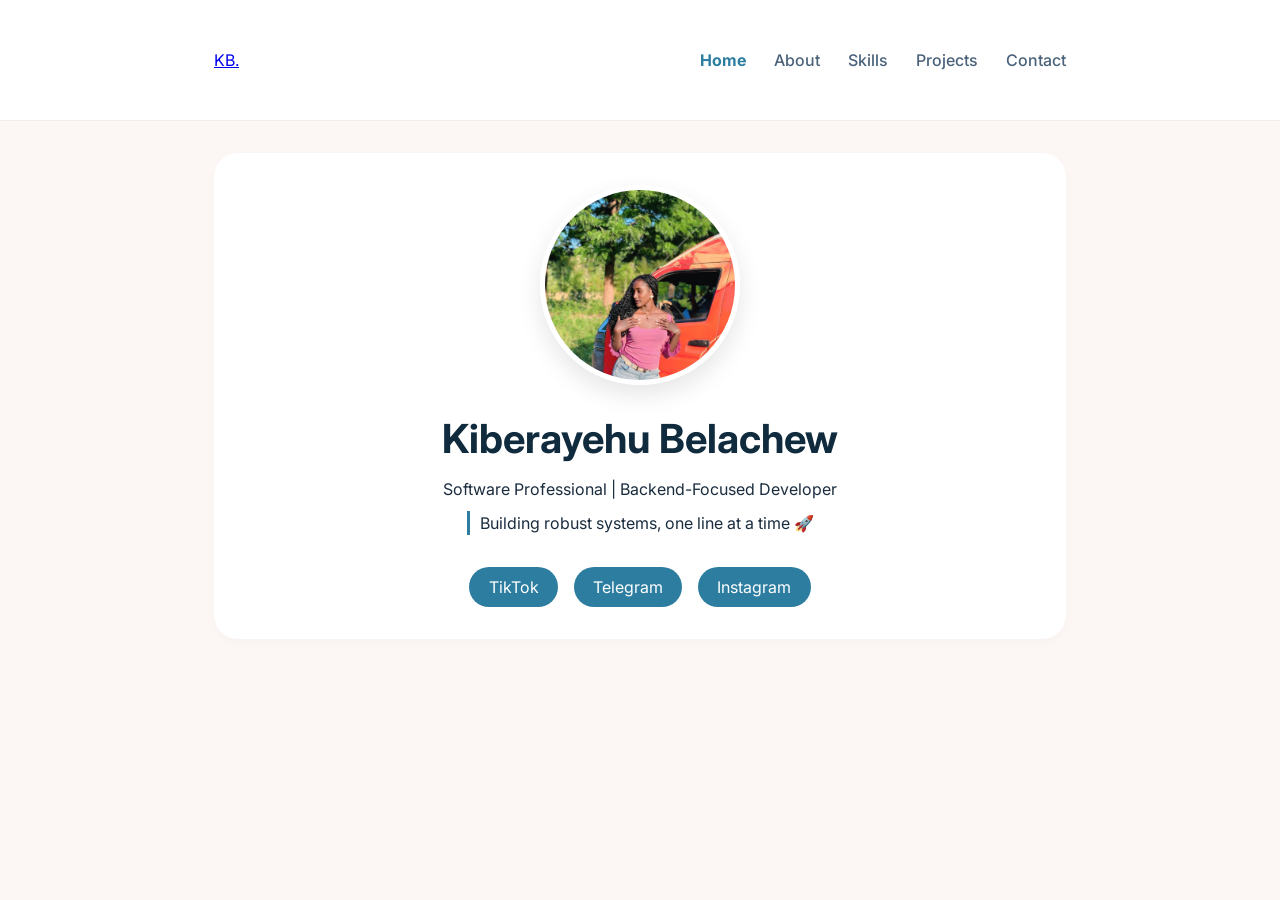
<file: index.html>
<!DOCTYPE html>
<html lang="en">
<head>
  <meta charset="UTF-8">
  <meta name="viewport" content="width=device-width, initial-scale=1.0">
  <title>Kiberayehu Belachew | Home</title>
  <link rel="stylesheet" href="style.css">
  <link href="https://fonts.googleapis.com/css2?family=Inter:wght@400;600;700&display=swap" rel="stylesheet">
</head>
<body>
  <nav>
    <div class="container nav-container">
      <a href="index.html" class="logo">KB.</a>
      <div class="nav-links">
        <a href="index.html" class="active">Home</a>
        <a href="about.html">About</a>
        <a href="skills.html">Skills</a>
        <a href="projects.html">Projects</a>
        <a href="contact.html">Contact</a>
      </div>
    </div>
  </nav>

  <main class="container">
    <section class="card hero-section">
      <div class="hero">
        <div class="hero-image">
          <img src="k/photo.jpg" alt="Kiberayehu Belachew" width="200" height="200" loading="lazy" decoding="async">
        </div>
        <div class="hero-info">
          <h1>Kiberayehu Belachew</h1>
          <div class="hero-titles">Software Professional | Backend-Focused Developer</div>
          <p class="hero-tagline">Building robust systems, one line at a time 🚀</p>
        </div>
        <div class="social-links">
          <a href="https://tiktok.com/@black_dimond2" target="_blank" class="social-btn">TikTok</a>
          <a href="https://t.me/mayadas6" target="_blank" class="social-btn">Telegram</a>
          <a href="https://instagram.com/kiberayehu" target="_blank" class="social-btn">Instagram</a>
        </div>
      </div>
    </section>
  </main>

  <script src="script.js"></script>
</body>
</html>
</file>
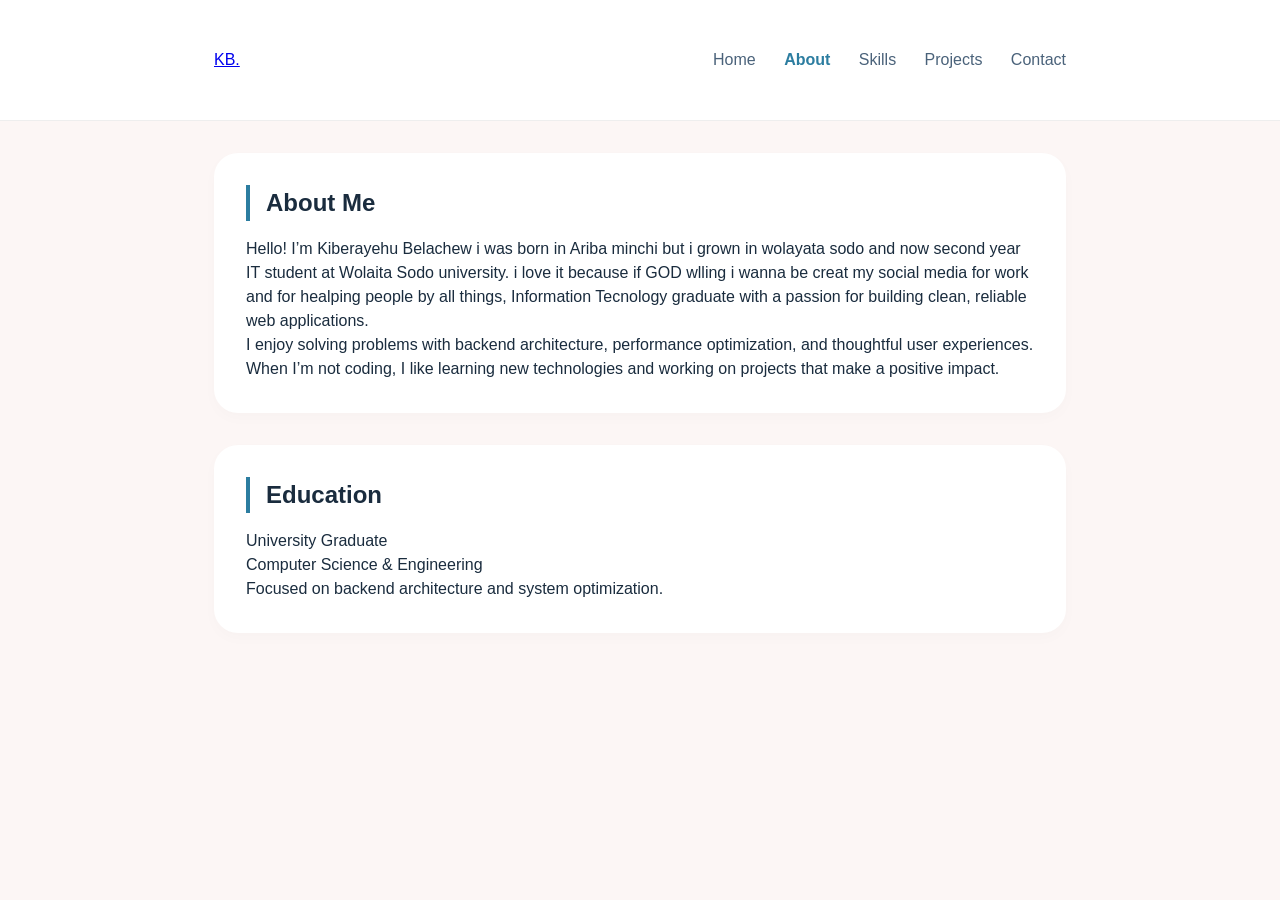
<file: about.html>
<!DOCTYPE html>
<html lang="en">
<head>
  <meta charset="UTF-8">
  <title>About Me | Kiberayehu Belachew</title>
  <link rel="stylesheet" href="style.css">
</head>
<body>
  <nav>
    <div class="container nav-container">
      <a href="index.html" class="logo">KB.</a>
      <div class="nav-links">
        <a href="index.html">Home</a>
        <a href="about.html" class="active">About</a>
        <a href="skills.html">Skills</a>
        <a href="projects.html">Projects</a>
        <a href="contact.html">Contact</a>
      </div>
    </div>
  </nav>

  <main class="container">
    <div class="card">
      <h2 class="card-title">About Me</h2>
      <p>Hello! I’m Kiberayehu Belachew i was born in Ariba minchi but i grown in wolayata sodo and now second year IT student at  Wolaita Sodo university. i love it because if GOD wlling i wanna be creat my social media for work and for healping people by all things, Information Tecnology graduate with a passion for building clean, reliable web applications.</p>
      <p>I enjoy solving problems with backend architecture, performance optimization, and thoughtful user experiences.</p>
      <p>When I’m not coding, I like learning new technologies and working on projects that make a positive impact.</p>
    </div>

    <div class="card">
      <h2 class="card-title">Education</h2>
      <div class="edu-header">University Graduate</div>
      <p class="edu-meta">Computer Science & Engineering</p>
      <p>Focused on backend architecture and system optimization.</p>
    </div>
  </main>
  <script src="script.js"></script>
</body>
</html>
</file>
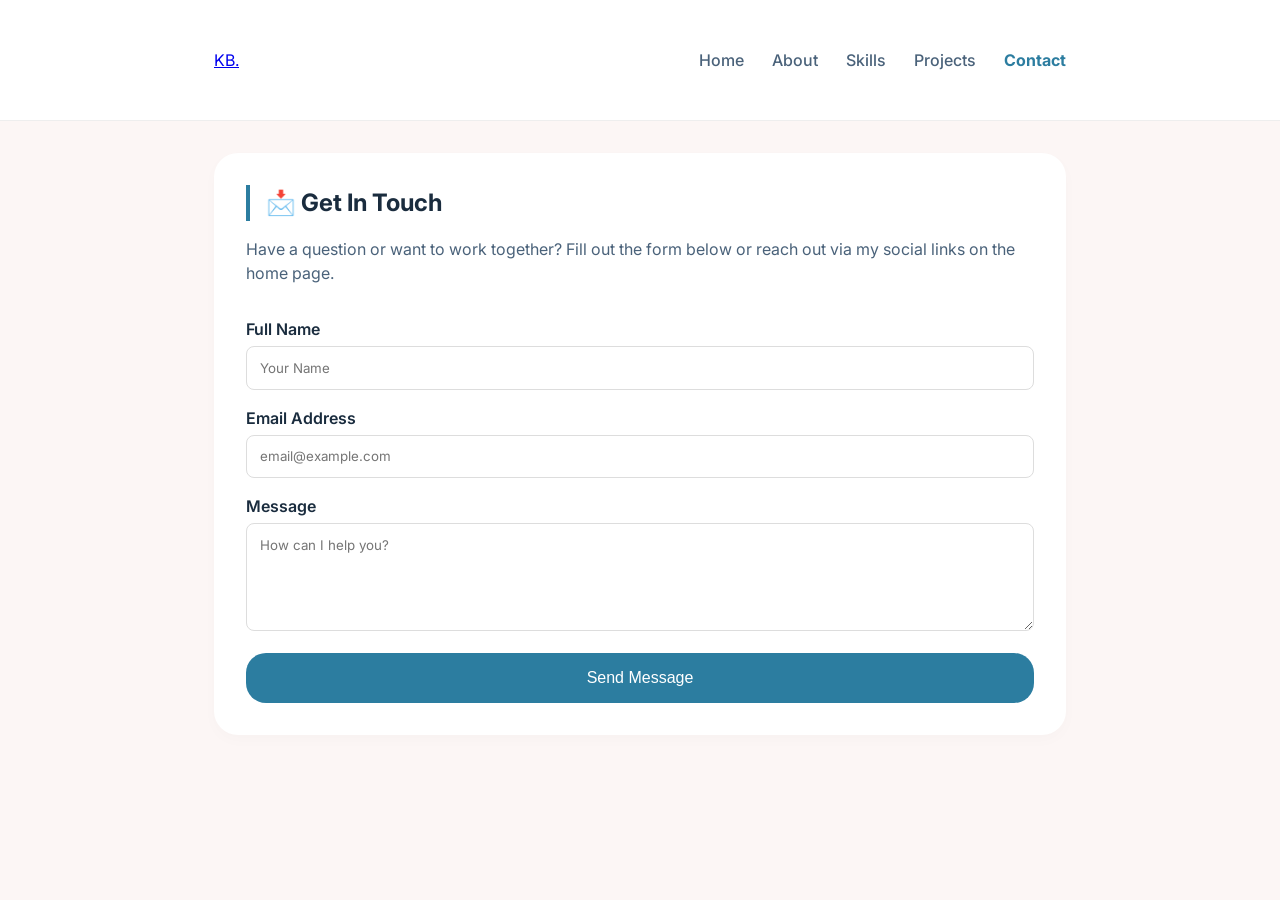
<file: contact.html>
<!DOCTYPE html>
<html lang="en">
<head>
  <meta charset="UTF-8">
  <meta name="viewport" content="width=device-width, initial-scale=1.0">
  <title>Contact | Kiberayehu Belachew</title>
  <link rel="stylesheet" href="style.css">
  <link href="https://fonts.googleapis.com/css2?family=Inter:wght@400;600;700&display=swap" rel="stylesheet">
</head>
<body>
  <nav>
    <div class="container nav-container">
      <a href="index.html" class="logo">KB.</a>
      <div class="nav-links">
        <a href="index.html">Home</a>
        <a href="about.html">About</a>
        <a href="skills.html">Skills</a>
        <a href="projects.html">Projects</a>
        <a href="contact.html" class="active">Contact</a>
      </div>
    </div>
  </nav>

  <main class="container">
    <div class="card">
      <h2 class="card-title">📩 Get In Touch</h2>
      <p style="margin-bottom: 2rem; color: #4a627a;">Have a question or want to work together? Fill out the form below or reach out via my social links on the home page.</p>
      
      <form id="contact-form" style="display: flex; flex-direction: column; gap: 1rem;">
        <div>
          <label style="display: block; margin-bottom: 5px; font-weight: 600;">Full Name</label>
          <input type="text" placeholder="Your Name" required style="width: 100%; padding: 0.8rem; border: 1px solid #ddd; border-radius: 8px; font-family: inherit;">
        </div>
        
        <div>
          <label style="display: block; margin-bottom: 5px; font-weight: 600;">Email Address</label>
          <input type="email" placeholder="email@example.com" required style="width: 100%; padding: 0.8rem; border: 1px solid #ddd; border-radius: 8px; font-family: inherit;">
        </div>

        <div>
          <label style="display: block; margin-bottom: 5px; font-weight: 600;">Message</label>
          <textarea rows="5" placeholder="How can I help you?" required style="width: 100%; padding: 0.8rem; border: 1px solid #ddd; border-radius: 8px; font-family: inherit; resize: vertical;"></textarea>
        </div>

        <button type="submit" class="social-btn" style="border: none; cursor: pointer; padding: 1rem; font-size: 1rem;">Send Message</button>
      </form>
    </div>
  </main>

  <script src="script.js"></script>
</body>
</html>
</file>
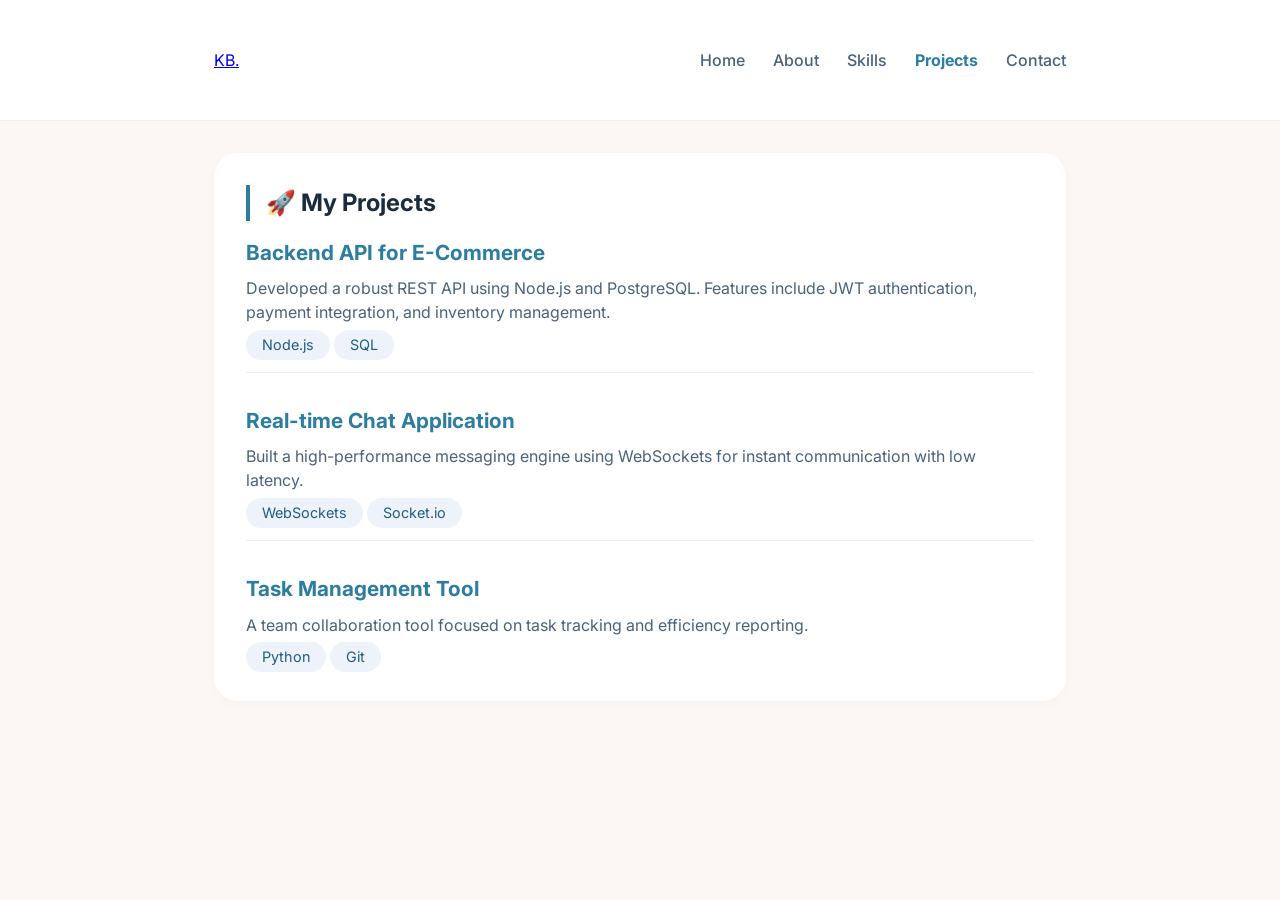
<file: projects.html>
<!DOCTYPE html>
<html lang="en">
<head>
  <meta charset="UTF-8">
  <meta name="viewport" content="width=device-width, initial-scale=1.0">
  <title>Projects | Kiberayehu Belachew</title>
  <link rel="stylesheet" href="style.css">
  <link href="https://fonts.googleapis.com/css2?family=Inter:wght@400;600;700&display=swap" rel="stylesheet">
</head>
<body>
  <nav>
    <div class="container nav-container">
      <a href="index.html" class="logo">KB.</a>
      <div class="nav-links">
        <a href="index.html">Home</a>
        <a href="about.html">About</a>
        <a href="skills.html">Skills</a>
        <a href="projects.html" class="active">Projects</a>
        <a href="contact.html">Contact</a>
      </div>
    </div>
  </nav>

  <main class="container">
    <div class="card">
      <h2 class="card-title">🚀 My Projects</h2>
      
      <!-- Project 1 -->
      <div class="project-item" style="margin-bottom: 2rem; border-bottom: 1px solid #eee; padding-bottom: 1rem;">
        <h3 class="project-name" style="color: #2c7da0; font-size: 1.3rem;">Backend API for E-Commerce</h3>
        <p style="margin: 0.5rem 0; color: #4a627a;">Developed a robust REST API using Node.js and PostgreSQL. Features include JWT authentication, payment integration, and inventory management.</p>
        <span class="skill-badge">Node.js</span> <span class="skill-badge">SQL</span>
      </div>

      <!-- Project 2 -->
      <div class="project-item" style="margin-bottom: 2rem; border-bottom: 1px solid #eee; padding-bottom: 1rem;">
        <h3 class="project-name" style="color: #2c7da0; font-size: 1.3rem;">Real-time Chat Application</h3>
        <p style="margin: 0.5rem 0; color: #4a627a;">Built a high-performance messaging engine using WebSockets for instant communication with low latency.</p>
        <span class="skill-badge">WebSockets</span> <span class="skill-badge">Socket.io</span>
      </div>

      <!-- Project 3 -->
      <div class="project-item">
        <h3 class="project-name" style="color: #2c7da0; font-size: 1.3rem;">Task Management Tool</h3>
        <p style="margin: 0.5rem 0; color: #4a627a;">A team collaboration tool focused on task tracking and efficiency reporting.</p>
        <span class="skill-badge">Python</span> <span class="skill-badge">Git</span>
      </div>

    </div>
  </main>

  <script src="script.js"></script>
</body>
</html>
</file>
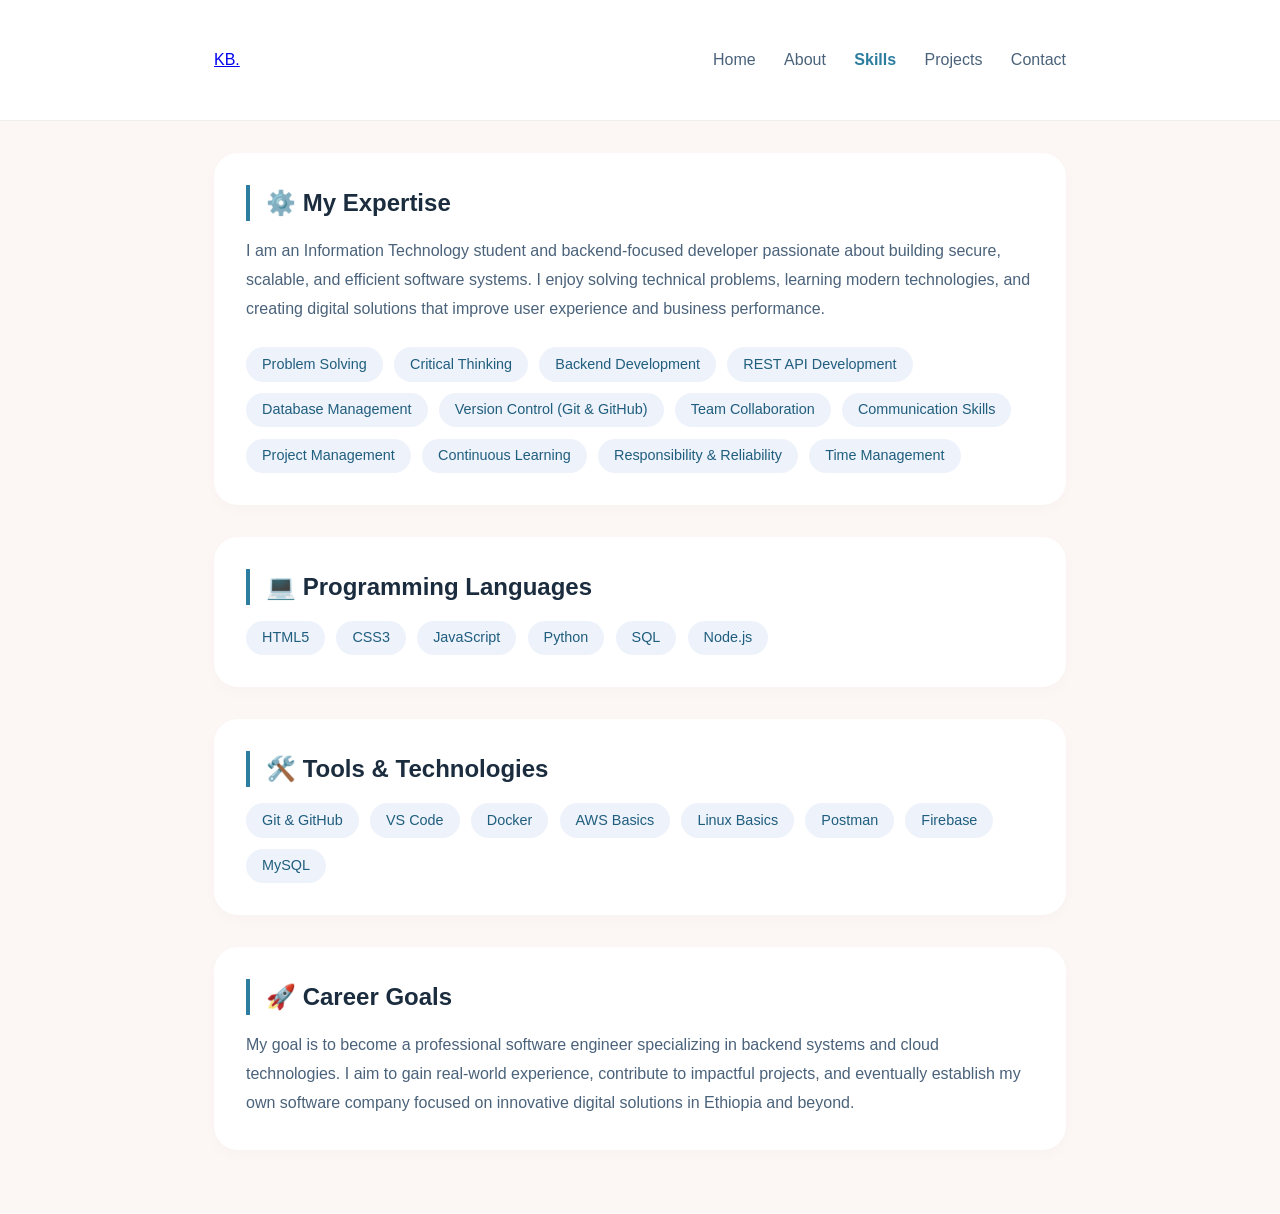
<file: skills.html>
<!DOCTYPE html>
<html lang="en">
<head>
  <meta charset="UTF-8">
  <title>Skills | Kiberayehu Belachew</title>
  <link rel="stylesheet" href="style.css">
</head>
<body>
  <nav>
    <div class="container nav-container">
      <a href="index.html" class="logo">KB.</a>
      <div class="nav-links">
        <a href="index.html">Home</a>
        <a href="about.html">About</a>
        <a href="skills.html" class="active">Skills</a>
        <a href="projects.html">Projects</a>
        <a href="contact.html">Contact</a>
      </div>
    </div>
  </nav>

  <main class="container">
    <div class="card">
      <div class="card-title">⚙️ My Expertise</div>
      <p style="margin-bottom: 1.5rem; color: #4a627a; line-height: 1.8;">
        I am an Information Technology student and backend-focused developer passionate about building secure,
        scalable, and efficient software systems. I enjoy solving technical problems, learning modern technologies,
        and creating digital solutions that improve user experience and business performance.
      </p>

      <div class="skill-list">
        <span class="skill-badge">Problem Solving</span>
        <span class="skill-badge">Critical Thinking</span>
        <span class="skill-badge">Backend Development</span>
        <span class="skill-badge">REST API Development</span>
        <span class="skill-badge">Database Management</span>
        <span class="skill-badge">Version Control (Git & GitHub)</span>
        <span class="skill-badge">Team Collaboration</span>
        <span class="skill-badge">Communication Skills</span>
        <span class="skill-badge">Project Management</span>
        <span class="skill-badge">Continuous Learning</span>
        <span class="skill-badge">Responsibility & Reliability</span>
        <span class="skill-badge">Time Management</span>
      </div>
    </div>

    <div class="card">
      <div class="card-title">💻 Programming Languages</div>
      <div class="skill-list">
        <span class="skill-badge">HTML5</span>
        <span class="skill-badge">CSS3</span>
        <span class="skill-badge">JavaScript</span>
        <span class="skill-badge">Python</span>
        <span class="skill-badge">SQL</span>
        <span class="skill-badge">Node.js</span>
      </div>
    </div>

    <div class="card">
      <div class="card-title">🛠️ Tools & Technologies</div>
      <div class="skill-list">
        <span class="skill-badge">Git & GitHub</span>
        <span class="skill-badge">VS Code</span>
        <span class="skill-badge">Docker</span>
        <span class="skill-badge">AWS Basics</span>
        <span class="skill-badge">Linux Basics</span>
        <span class="skill-badge">Postman</span>
        <span class="skill-badge">Firebase</span>
        <span class="skill-badge">MySQL</span>
      </div>
    </div>

    <div class="card">
      <div class="card-title">🚀 Career Goals</div>
      <p style="color: #4a627a; line-height: 1.8;">
        My goal is to become a professional software engineer specializing in backend systems and cloud technologies.
        I aim to gain real-world experience, contribute to impactful projects, and eventually establish my own software
        company focused on innovative digital solutions in Ethiopia and beyond.
      </p>
    </div>
  </main>
  <script src="script.js"></script>
</body>
</html>
</file>
<file: style.css>
* { margin: 0; padding: 0; box-sizing: border-box; }
body { font-family: 'Inter', sans-serif; background: #fcf6f5; color: #1a2c3e; line-height: 1.5; }
.container { max-width: 900px; margin: 0 auto; padding: 2rem 1.5rem; }

/* Navigation */
nav { background: white; border-bottom: 1px solid #eee; padding: 1rem 0; sticky; top:0; }
.nav-container { display: flex; justify-content: space-between; align-items: center; }
.nav-links a { text-decoration: none; margin-left: 1.5rem; color: #4a627a; font-weight: 500; }
.nav-links a.active { color: #2c7da0; font-weight: 700; }

/* Hero Section with Image */
.hero { display: flex; flex-direction: column; align-items: center; text-align: center; }
.hero-image { width: 200px; height: 200px; border-radius: 50%; overflow: hidden; border: 5px solid white; box-shadow: 0 10px 25px rgba(0,0,0,0.1); margin-bottom: 1.5rem; }
.hero-image img { width: 100%; height: 100%; object-fit: cover; }

.hero-info h1 { font-size: 2.5rem; color: #0f2b3d; margin-bottom: 0.5rem; }
.hero-tagline { border-left: 3px solid #2c7da0; padding-left: 10px; display: inline-block; margin-top: 10px; }

/* Social Links */
.social-links { margin-top: 2rem; display: flex; gap: 1rem; }
.social-btn { text-decoration: none; padding: 0.5rem 1.2rem; background: #2c7da0; color: white; border-radius: 20px; transition: 0.3s; }
.social-btn:hover { background: #1f5e7e; transform: translateY(-3px); }

/* Card Style */
.card { background: white; padding: 2rem; border-radius: 1.5rem; box-shadow: 0 5px 15px rgba(0,0,0,0.02); margin-bottom: 2rem; }
.card-title { font-size: 1.5rem; font-weight: 700; margin-bottom: 1rem; border-left: 4px solid #2c7da0; padding-left: 1rem; }

/* Skill Badges */
.skill-list { display: flex; flex-wrap: wrap; gap: 0.7rem; }
.skill-badge { background: #eef2fa; padding: 0.4rem 1rem; border-radius: 20px; color: #1f5e7e; font-size: 0.9rem; }
</file>
